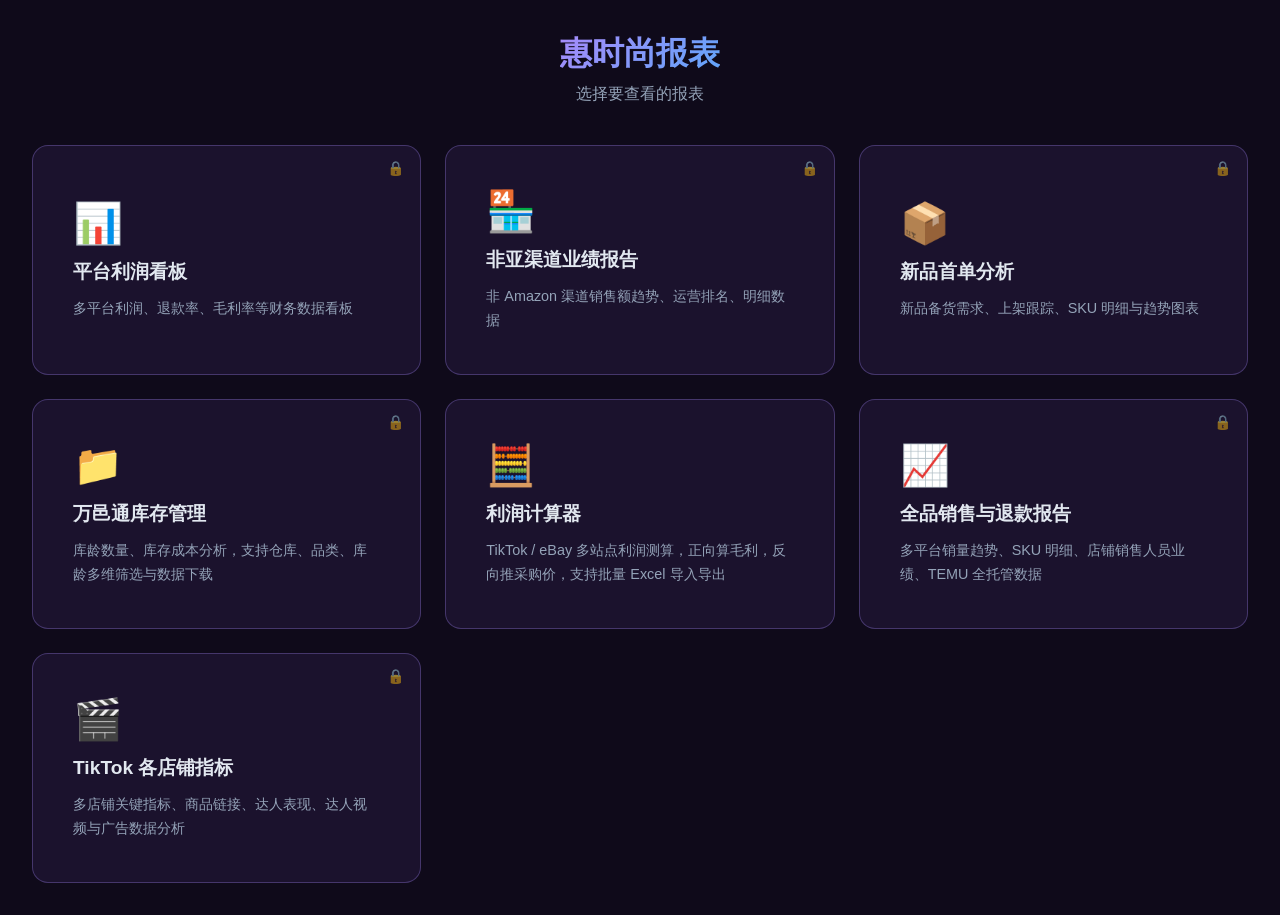
<file: home.html>
<!DOCTYPE html>
<html lang="zh-CN">
<head>
<meta charset="UTF-8">
<meta name="viewport" content="width=device-width, initial-scale=1.0">
<title>惠时尚报表导航</title>
<style>
  * { margin: 0; padding: 0; box-sizing: border-box; }
  body {
    font-family: -apple-system, BlinkMacSystemFont, "Segoe UI", "Microsoft YaHei", sans-serif;
    background: #0f0a1a;
    color: #e2e8f0;
    min-height: 100vh;
    display: flex;
    flex-direction: column;
    align-items: center;
    justify-content: center;
    padding: 2rem;
  }
  h1 {
    font-size: 2rem;
    margin-bottom: 0.5rem;
    background: linear-gradient(135deg, #a78bfa, #60a5fa);
    -webkit-background-clip: text;
    -webkit-text-fill-color: transparent;
  }
  p.subtitle { color: #94a3b8; margin-bottom: 2.5rem; font-size: 1rem; }
  .cards {
    width: min(100%, 1720px);
    display: grid;
    grid-template-columns: repeat(auto-fit, minmax(320px, 1fr));
    gap: 1.5rem;
  }
  .card {
    min-height: 230px;
    background: rgba(30, 20, 50, 0.8);
    border: 1px solid rgba(167, 139, 250, 0.3);
    border-radius: 16px;
    padding: 2rem 2.5rem;
    text-decoration: none;
    color: #e2e8f0;
    transition: transform 0.2s, border-color 0.2s, box-shadow 0.2s;
    display: flex;
    flex-direction: column;
    justify-content: center;
    gap: 0.75rem;
    position: relative;
  }
  .card:hover {
    transform: translateY(-4px);
    border-color: rgba(167, 139, 250, 0.7);
    box-shadow: 0 8px 32px rgba(167, 139, 250, 0.15);
  }
  .card .icon { font-size: 2.5rem; }
  .card .title { font-size: 1.2rem; font-weight: 700; }
  .card .desc { font-size: 0.9rem; color: #94a3b8; line-height: 1.6; }
  .lock-badge {
    position: absolute;
    top: 14px;
    right: 16px;
    font-size: 14px;
    opacity: 0.55;
  }
  @media (max-width: 480px) {
    body { padding: 1.5rem 1rem; justify-content: flex-start; }
    h1 { font-size: 1.5rem; margin-top: 2rem; }
    p.subtitle { font-size: 0.9rem; margin-bottom: 1.5rem; }
    .cards { grid-template-columns: 1fr; gap: 1rem; }
    .card { width: 100%; min-height: 190px; padding: 1.5rem 1.25rem; }
    .card .icon { font-size: 2rem; }
    .card .title { font-size: 1.1rem; }
  }
</style>
</head>
<body>
  <h1>惠时尚报表</h1>
  <p class="subtitle">选择要查看的报表</p>
  <div class="cards">
    <a class="card" href="./index.html">
      <div class="lock-badge">🔒</div>
      <div class="icon">📊</div>
      <div class="title">平台利润看板</div>
      <div class="desc">多平台利润、退款率、毛利率等财务数据看板</div>
    </a>

    <a class="card" href="./sales-channel.html">
      <div class="lock-badge">🔒</div>
      <div class="icon">🏪</div>
      <div class="title">非亚渠道业绩报告</div>
      <div class="desc">非 Amazon 渠道销售额趋势、运营排名、明细数据</div>
    </a>

    <a class="card" href="./new-product.html">
      <div class="lock-badge">🔒</div>
      <div class="icon">📦</div>
      <div class="title">新品首单分析</div>
      <div class="desc">新品备货需求、上架跟踪、SKU 明细与趋势图表</div>
    </a>

    <a class="card" href="./万邑通库存管理.html">
      <div class="lock-badge">🔒</div>
      <div class="icon">📁</div>
      <div class="title">万邑通库存管理</div>
      <div class="desc">库龄数量、库存成本分析，支持仓库、品类、库龄多维筛选与数据下载</div>
    </a>

    <a class="card" href="./profit-calc/">
      <div class="icon">🧮</div>
      <div class="title">利润计算器</div>
      <div class="desc">TikTok / eBay 多站点利润测算，正向算毛利，反向推采购价，支持批量 Excel 导入导出</div>
    </a>

    <a class="card" href="./全品销售与退款报告.html">
      <div class="lock-badge">🔒</div>
      <div class="icon">📈</div>
      <div class="title">全品销售与退款报告</div>
      <div class="desc">多平台销量趋势、SKU 明细、店铺销售人员业绩、TEMU 全托管数据</div>
    </a>

    <a class="card" href="./tiktok-store-dashboard.html">
      <div class="lock-badge">🔒</div>
      <div class="icon">🎬</div>
      <div class="title">TikTok 各店铺指标</div>
      <div class="desc">多店铺关键指标、商品链接、达人表现、达人视频与广告数据分析</div>
    </a>
  </div>
</body>
</html>
</file>
